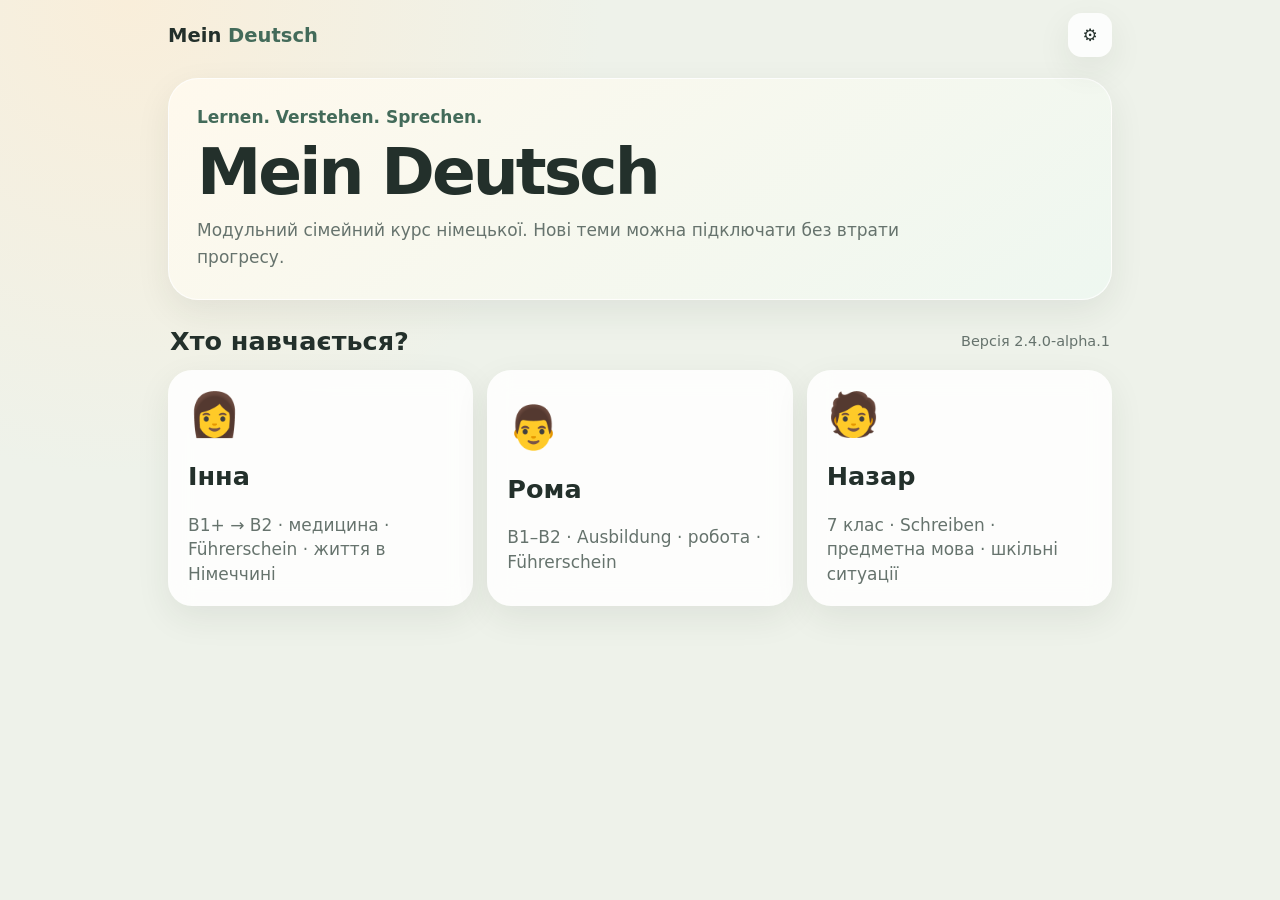
<file: index.html>
<!doctype html><html lang="uk"><head><meta charset="utf-8"><meta name="viewport" content="width=device-width,initial-scale=1,viewport-fit=cover"><meta name="theme-color" content="#eef2ea"><meta name="apple-mobile-web-app-capable" content="yes"><meta name="apple-mobile-web-app-status-bar-style" content="default"><title>Mein Deutsch — Інна, Рома, Назар</title><link rel="manifest" href="manifest.webmanifest"><link rel="stylesheet" href="styles.css?v=2.4.0-alpha.1"></head><body><div id="app"><div class="loading">Mein Deutsch…</div></div><script src="app.js?v=2.4.0-alpha.1"></script></body></html>
</file>
<file: styles.css>
:root{--bg:#eef2ea;--surface:#f8faf5;--card:#ffffffd9;--text:#23302b;--muted:#66736d;--accent:#436b5a;--accent2:#dce9df;--border:#d9e2dc;--shadow:0 12px 34px #24372b14;--fs:17px}*{box-sizing:border-box}html{font-size:var(--fs);background:var(--bg)}body{margin:0;color:var(--text);font-family:ui-rounded,-apple-system,BlinkMacSystemFont,"SF Pro Text",system-ui,sans-serif;background:radial-gradient(circle at 10% 0,#f9eeda 0,transparent 28rem),var(--bg);min-height:100vh}.loading{padding:40vh 1rem;text-align:center;font-size:1.3rem}.app{max-width:980px;margin:auto;padding:env(safe-area-inset-top) 18px calc(100px + env(safe-area-inset-bottom))}.top{height:70px;display:flex;align-items:center;justify-content:space-between}.brand{font-weight:850;font-size:1.15rem}.brand span{color:var(--accent)}button{font:inherit}.iconbtn,.btn,.navbtn,.option,.card.profile{border:0;cursor:pointer}.iconbtn{min-width:44px;height:44px;border-radius:14px;background:var(--card);color:var(--text);box-shadow:var(--shadow)}.hero{padding:28px;border-radius:30px;background:linear-gradient(145deg,#fff9ed,#eef7f0);border:1px solid #ffffffcc;box-shadow:var(--shadow);margin:8px 0 24px}.hero h1{font-size:clamp(2rem,8vw,3.8rem);line-height:1.02;margin:0 0 12px;letter-spacing:-.045em}.hero p{margin:0;color:var(--muted);max-width:720px;line-height:1.6}.tagline{font-weight:750;color:var(--accent);margin-bottom:12px}.grid{display:grid;grid-template-columns:repeat(auto-fit,minmax(230px,1fr));gap:14px}.card{background:var(--card);border:1px solid var(--border);border-radius:24px;padding:20px;box-shadow:var(--shadow);backdrop-filter:blur(12px)}.profile{text-align:left;color:var(--text);transition:.18s transform}.profile:active,.course:active{transform:scale(.985)}.emoji{font-size:2.5rem}.sub{color:var(--muted);line-height:1.45}.sectionhead{display:flex;align-items:center;justify-content:space-between;gap:14px;margin:26px 2px 14px}.sectionhead h2{margin:0}.stats{display:grid;grid-template-columns:repeat(3,1fr);gap:10px}.stat{background:var(--card);border:1px solid var(--border);border-radius:18px;padding:15px;text-align:center;color:var(--muted)}.stat b{display:block;color:var(--text);font-size:1.55rem}.course{cursor:pointer}.course h3{margin:10px 0 5px}.metric{font-size:.9rem;color:var(--muted)}.progress{height:9px;background:var(--accent2);border-radius:99px;overflow:hidden}.progress i{display:block;height:100%;background:var(--accent);border-radius:99px}.lesson-list{display:grid;gap:10px}.lesson{display:grid;grid-template-columns:48px 1fr auto;align-items:center;gap:12px;background:var(--card);border:1px solid var(--border);border-radius:20px;padding:13px}.lesson h3{margin:0 0 4px;font-size:1rem}.bubble{width:42px;height:42px;display:grid;place-items:center;border-radius:50%;background:var(--accent2);font-weight:800}.lesson.done .bubble{background:var(--accent);color:white}.btn{padding:12px 16px;border-radius:14px;background:var(--accent);color:white;font-weight:750}.btn.secondary{background:var(--accent2);color:var(--text)}.btn.ghost{background:transparent;color:var(--accent);padding-left:0}.study{max-width:680px;margin:35px auto;text-align:center;padding:clamp(22px,6vw,48px)}.word{font-size:clamp(2rem,9vw,4.3rem);font-weight:850;letter-spacing:-.04em;margin:25px 0 12px}.translation{font-size:1.35rem;color:var(--muted);line-height:1.4}.actions{display:flex;gap:10px;justify-content:center;flex-wrap:wrap;margin-top:34px}.quiz-options{display:grid;gap:10px;margin-top:28px}.option{padding:16px;border-radius:16px;background:var(--surface);border:1px solid var(--border);color:var(--text);text-align:left}.option.good{background:#dff3e5;border-color:#70a980}.option.bad{background:#f9dfdc;border-color:#c77e74}.bottom{position:fixed;z-index:10;bottom:0;left:50%;transform:translateX(-50%);width:min(100%,760px);display:grid;grid-template-columns:repeat(4,1fr);padding:9px max(10px,env(safe-area-inset-left)) calc(9px + env(safe-area-inset-bottom));background:color-mix(in srgb,var(--surface) 90%,transparent);border:1px solid var(--border);border-bottom:0;border-radius:24px 24px 0 0;backdrop-filter:blur(20px)}.navbtn{background:transparent;color:var(--muted);font-size:.72rem;padding:7px}.navbtn b{display:block;font-size:1.25rem}.navbtn.active{color:var(--accent)}.modal{position:fixed;inset:0;z-index:50;background:#10191588;display:grid;align-items:end}.sheet{background:var(--surface);padding:24px 20px calc(24px + env(safe-area-inset-bottom));border-radius:28px 28px 0 0;max-width:680px;width:100%;margin:auto}.setting{display:flex;justify-content:space-between;align-items:center;padding:14px 0;border-bottom:1px solid var(--border)}.note{padding:16px;background:var(--accent2);border-radius:18px;color:var(--muted);line-height:1.45;margin:14px 0}.search{width:100%;padding:15px;border-radius:16px;border:1px solid var(--border);background:var(--surface);color:var(--text);font:inherit}.review-grid{display:grid;gap:10px}.small{font-size:.85rem;color:var(--muted)}[data-theme=dark]{--bg:#17201d;--surface:#1e2925;--card:#24312cd9;--text:#edf3ef;--muted:#aab8b1;--accent:#8fc4aa;--accent2:#33483e;--border:#3a4b44;--shadow:0 14px 36px #0004}html[data-theme=dark] body{background:radial-gradient(circle at 10% 0,#3a3025 0,transparent 28rem),var(--bg)}[data-theme=dark] .hero{background:linear-gradient(145deg,#2d3028,#20342b);border-color:#ffffff0d}[data-contrast=high]{--text:#000;--muted:#303030;--border:#505050}[data-theme=dark][data-contrast=high]{--text:#fff;--muted:#e2e2e2;--border:#aaa}@media(max-width:560px){.lesson{grid-template-columns:42px 1fr}.lesson .btn{grid-column:1/-1}.stats{grid-template-columns:1fr}.hero{padding:22px}}.example{margin:1.2rem 0;padding:1rem;border-radius:16px;background:var(--soft,#eef3f0);line-height:1.55;text-align:left}

/* 2.1.0: grouped learning paths */
.course-group{margin-top:1.1rem}
.course-group>.sectionhead{margin-bottom:.65rem}
.course-group>.sectionhead h2{font-size:1.05rem}

/* 2.2.0: personalized Today dashboard */
.compact-hero{margin-bottom:14px;padding-top:24px;padding-bottom:24px}
.compact-hero h1{font-size:clamp(2rem,7vw,3.25rem)}
.today-card{margin:0 0 18px;padding:22px;background:linear-gradient(145deg,color-mix(in srgb,var(--card) 92%,#fff4d9),var(--card));border:1px solid var(--border);border-radius:26px;box-shadow:var(--shadow)}
.today-top{display:flex;justify-content:space-between;align-items:flex-start;gap:14px}.today-top h2{margin:0;font-size:1.35rem;letter-spacing:-.02em}.today-time{white-space:nowrap;padding:9px 12px;border-radius:14px;background:var(--accent2);font-weight:800;color:var(--accent)}
.today-progress{height:7px;margin:17px 0;background:var(--accent2);border-radius:99px;overflow:hidden}.today-progress i{display:block;height:100%;background:var(--accent);border-radius:99px}
.today-tasks{display:grid;gap:9px}.today-task{width:100%;display:grid;grid-template-columns:46px 1fr 22px;align-items:center;gap:11px;padding:12px;border:1px solid var(--border);border-radius:18px;background:var(--surface);color:var(--text);text-align:left;cursor:pointer}.today-task:active{transform:scale(.99)}.today-task.complete{opacity:.72}.task-icon{width:42px;height:42px;display:grid;place-items:center;border-radius:14px;background:var(--accent2);font-size:1.25rem;font-weight:900}.today-task.complete .task-icon{background:var(--accent);color:white}.today-task b,.today-task small{display:block}.today-task small{margin-top:3px;color:var(--muted);line-height:1.3}.task-arrow{font-size:1.7rem;color:var(--muted)}
.today-meta{display:grid;grid-template-columns:repeat(3,1fr);gap:8px;margin-top:14px}.today-meta span{padding:10px;border-radius:14px;background:color-mix(in srgb,var(--accent2) 62%,transparent);font-size:.82rem;color:var(--muted)}.today-meta b{color:var(--text)}
@media(max-width:650px){.today-card{padding:17px}.today-top{align-items:center}.today-top h2{font-size:1.15rem}.today-meta{grid-template-columns:1fr}.today-meta span{padding:8px 10px}.today-time{font-size:.82rem}.compact-hero{padding:20px}}

/* 2.3.0: Smart Repetition */
.repeat-today{width:100%;display:grid;grid-template-columns:44px 1fr auto;align-items:center;gap:12px;margin:0 0 12px;padding:13px 14px;border:1px solid color-mix(in srgb,var(--accent) 38%,var(--border));border-radius:18px;background:color-mix(in srgb,var(--accent2) 72%,var(--surface));color:var(--text);text-align:left;cursor:pointer}.repeat-today>span:first-child{font-size:1.45rem}.repeat-today b,.repeat-today small{display:block}.repeat-today small{margin-top:3px;color:var(--muted)}.repeat-today strong{font-size:1.5rem;color:var(--accent)}
.review-summary{display:grid;grid-template-columns:repeat(3,1fr);gap:10px}.review-queue{display:grid;gap:10px}.review-item{grid-template-columns:48px 1fr auto}.empty-review{text-align:center;padding:34px 20px}.empty-review h2{margin:10px 0 6px}
@media(max-width:560px){.review-summary{grid-template-columns:1fr 1fr 1fr}.review-item{grid-template-columns:42px 1fr}.review-item .btn{grid-column:1/-1}}

/* 2.4.0 alpha: Lernfreund */
.word,.vocab h3,.lesson h3,.course h3{overflow-wrap:anywhere;word-break:break-word;hyphens:auto;max-width:100%}.study{overflow:hidden}.word{line-height:1.05;padding-inline:4px}
.lernfreund-card{display:grid;grid-template-columns:minmax(180px,34%) 1fr;align-items:center;gap:8px;margin:0 0 18px;padding:18px 22px;background:linear-gradient(145deg,#fff8e9,color-mix(in srgb,var(--card) 94%,#dff2e7));border:1px solid var(--border);border-radius:28px;box-shadow:var(--shadow);overflow:hidden}.pet-scene{height:220px;display:grid;place-items:center;position:relative}.pet-svg{width:100%;max-width:230px;height:100%;overflow:visible;filter:drop-shadow(0 13px 12px #26352b1a)}.pet-body{transform-box:fill-box;transform-origin:center;animation:pet-breathe 3.2s ease-in-out infinite}.pet-eyes{transform-box:fill-box;transform-origin:center;animation:pet-blink 5s infinite}.pet-tail{transform-box:fill-box;transform-origin:left center;animation:pet-tail 1.6s ease-in-out infinite}.mood-celebrate .pet-body{animation:pet-jump .7s ease-in-out infinite}.mood-missing .pet-body{animation:pet-breathe 4s ease-in-out infinite}.pet-spark{fill:#f4c45e;animation:pet-spark 1s ease-in-out infinite alternate}.pet-copy h2{font-size:1.8rem;margin:0;letter-spacing:-.03em}.pet-copy p{line-height:1.5;color:var(--muted);margin:8px 0 15px}.pet-title-row{display:flex;align-items:center;gap:8px}.pet-edit{border:0;background:var(--accent2);color:var(--accent);width:34px;height:34px;border-radius:50%;cursor:pointer}.pet-stage{display:flex;justify-content:space-between;gap:12px;font-size:.85rem;font-weight:800}.pet-stage span:last-child{color:var(--muted)}.pet-progress{height:10px;margin:7px 0;background:var(--accent2);border-radius:99px;overflow:hidden}.pet-progress i{display:block;height:100%;background:linear-gradient(90deg,var(--accent),#79a887);border-radius:99px}.pet-copy small{color:var(--muted)}
.pet-sheet{max-height:92vh;overflow:auto}.pet-picker{display:grid;grid-template-columns:repeat(4,1fr);gap:9px;margin:16px 0}.pet-choice{border:1px solid var(--border);border-radius:18px;background:var(--card);padding:8px;color:var(--text);cursor:pointer}.pet-choice.selected{outline:3px solid color-mix(in srgb,var(--accent) 70%,transparent);background:var(--accent2)}.pet-choice .pet-svg{height:110px}.pet-choice b,.pet-choice small{display:block}.pet-choice small{font-size:.72rem;color:var(--muted);margin-top:3px}.pet-name-label{display:grid;gap:8px;font-weight:800;margin-top:18px}.lesson-pet-celebration{display:grid;grid-template-columns:130px 1fr;align-items:center;gap:8px;padding:10px 18px;margin-bottom:14px;border-radius:24px;background:linear-gradient(145deg,#fff6d8,var(--accent2));border:1px solid var(--border)}.lesson-pet-celebration .pet-svg{height:145px}.lesson-pet-celebration b,.lesson-pet-celebration small{display:block}.lesson-pet-celebration small{margin-top:7px;color:var(--muted);line-height:1.4}
@keyframes pet-breathe{0%,100%{transform:translateY(0) scale(1)}50%{transform:translateY(-3px) scale(1.012)}}@keyframes pet-blink{0%,45%,49%,100%{transform:scaleY(1)}47%{transform:scaleY(.08)}}@keyframes pet-tail{0%,100%{transform:rotate(-5deg)}50%{transform:rotate(10deg)}}@keyframes pet-jump{0%,100%{transform:translateY(0) rotate(-1deg)}45%{transform:translateY(-14px) rotate(2deg)}}@keyframes pet-spark{to{opacity:.35;transform:scale(.8)}}
@media(max-width:650px){.lernfreund-card{grid-template-columns:135px 1fr;padding:14px 14px 14px 8px}.pet-scene{height:165px}.pet-copy h2{font-size:1.45rem}.pet-copy p{font-size:.92rem;margin:6px 0 11px}.pet-picker{grid-template-columns:repeat(2,1fr)}.pet-choice .pet-svg{height:100px}.lesson-pet-celebration{grid-template-columns:100px 1fr}.lesson-pet-celebration .pet-svg{height:115px}}
@media(max-width:390px){.lernfreund-card{grid-template-columns:1fr;text-align:center}.pet-scene{height:150px}.pet-title-row{justify-content:center}.pet-stage{text-align:left}.pet-copy small{display:block}.lesson-pet-celebration{grid-template-columns:85px 1fr;padding:8px}.lesson-pet-celebration .pet-svg{height:100px}}
@media(prefers-reduced-motion:reduce){.pet-body,.pet-eyes,.pet-tail,.pet-spark{animation:none!important}}
</file>
